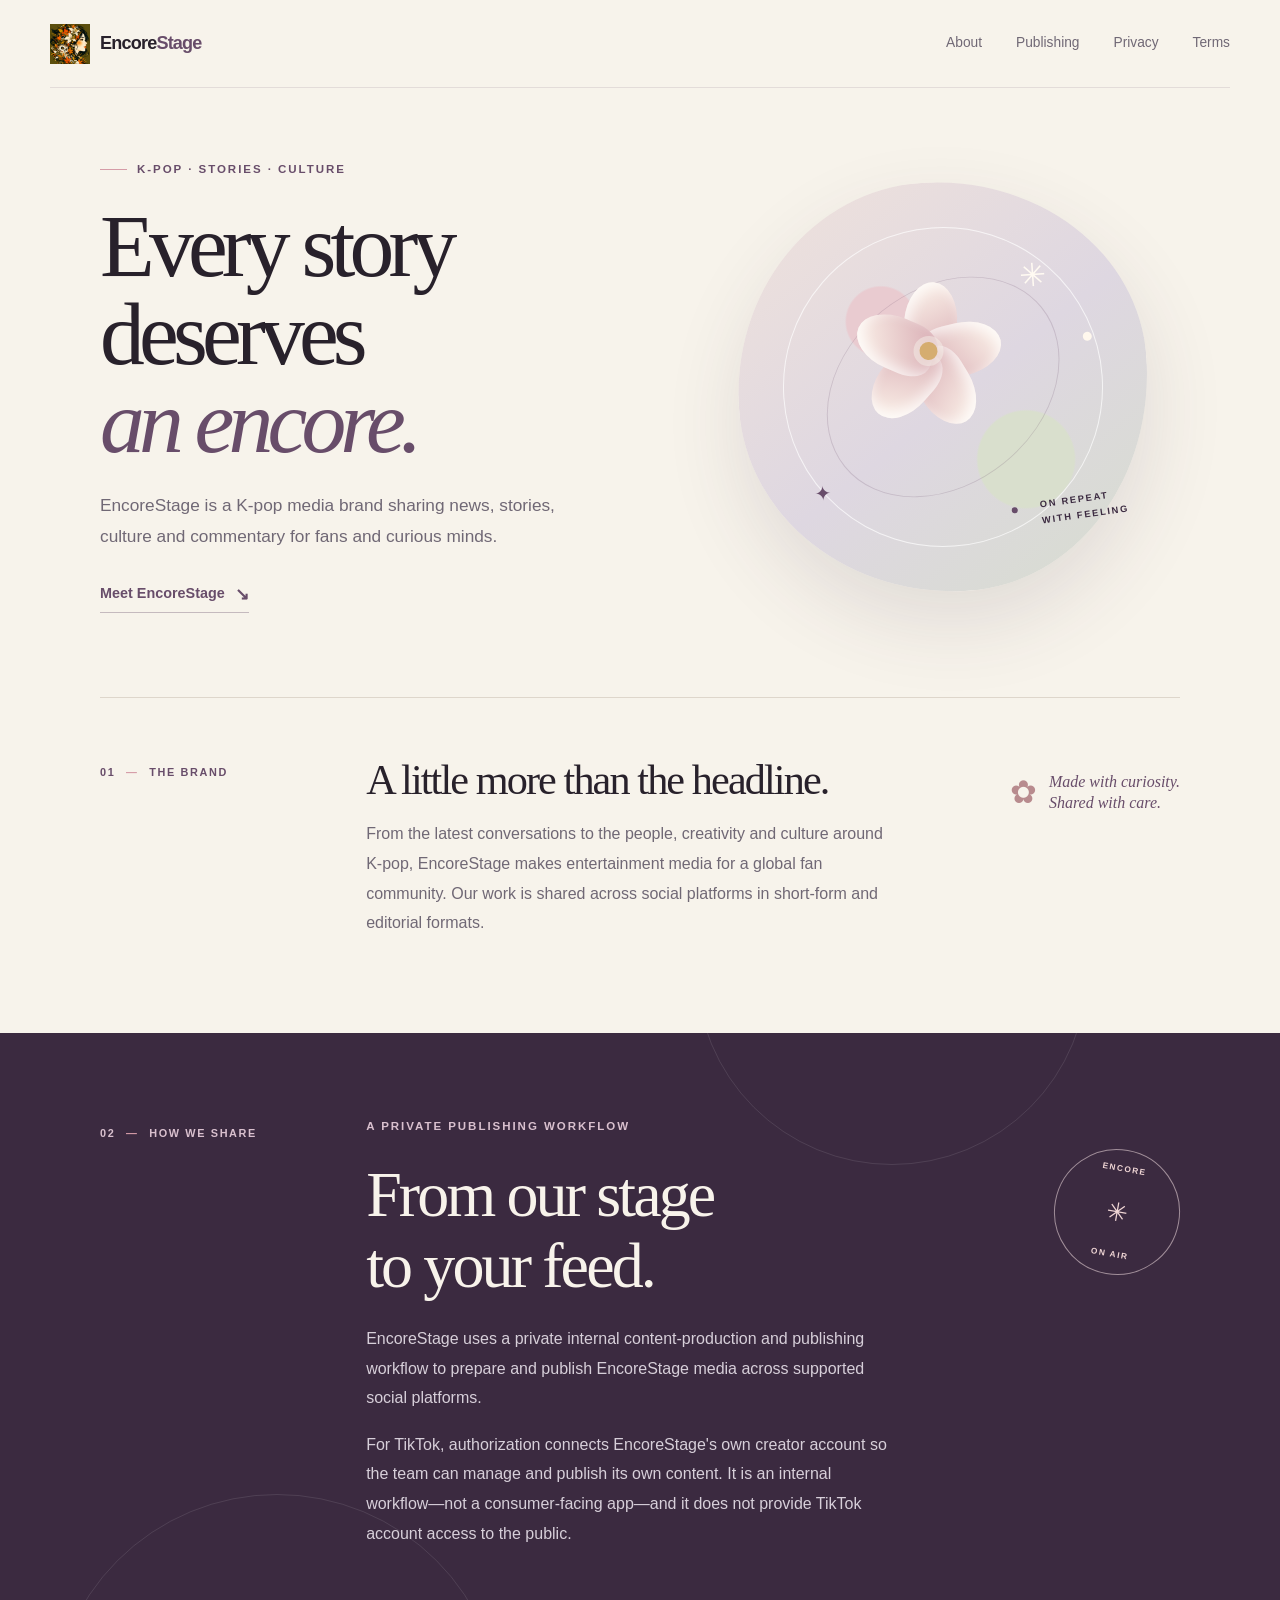
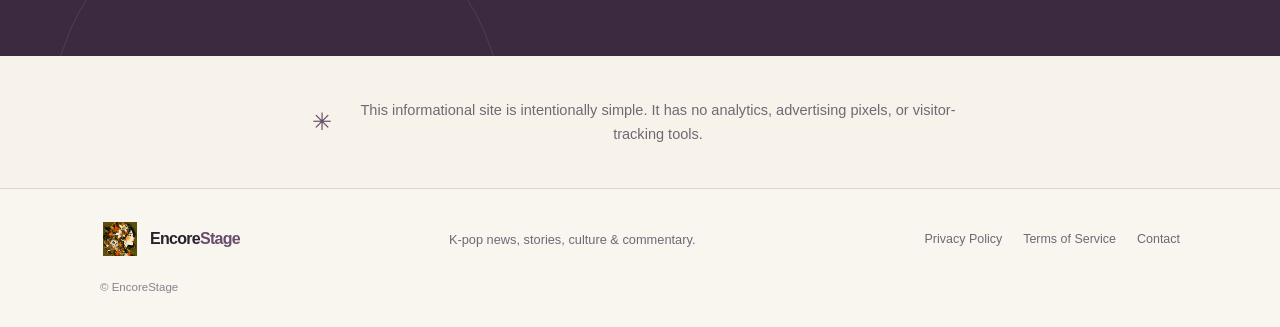
<file: index.html>
<!doctype html>
<html lang="en">
  <head>
    <meta charset="utf-8">
    <meta name="viewport" content="width=device-width, initial-scale=1">
    <meta name="description" content="EncoreStage is a K-pop media brand covering news, stories, culture and commentary.">
    <meta name="theme-color" content="#f7f3eb">
    <title>EncoreStage — K-pop, stories &amp; culture</title>
    <link rel="icon" href="favicon.ico" type="image/x-icon">
    <link rel="icon" href="favicon-32x32.png" type="image/png" sizes="32x32">
    <link rel="icon" href="favicon-16x16.png" type="image/png" sizes="16x16">
    <link rel="stylesheet" href="styles.css">
  </head>
  <body>
    <header class="site-header">
      <a class="wordmark" href="index.html" aria-label="EncoreStage home">
        <img class="wordmark-icon" src="assets/encorestage-icon.png" alt="">
        <span>Encore<span class="wordmark-accent">Stage</span></span>
      </a>
      <nav class="header-nav" aria-label="Main navigation">
        <a href="#about">About</a>
        <a href="#publishing">Publishing</a>
        <a href="privacy.html">Privacy</a>
        <a href="terms.html">Terms</a>
      </nav>
    </header>

    <main>
      <section class="hero page-width" aria-labelledby="hero-title">
        <div class="hero-copy">
          <p class="eyebrow"><span class="eyebrow-line" aria-hidden="true"></span>K-pop · stories · culture</p>
          <h1 id="hero-title">Every story deserves<br><em>an encore.</em></h1>
          <p class="hero-description">EncoreStage is a K-pop media brand sharing news, stories, culture and commentary for fans and curious minds.</p>
          <a class="text-link" href="#about">Meet EncoreStage <span aria-hidden="true">↘</span></a>
        </div>
        <div class="hero-art" aria-hidden="true">
          <div class="art-orbit orbit-one"></div>
          <div class="art-orbit orbit-two"></div>
          <div class="art-star star-one">✳</div>
          <div class="art-star star-two">✦</div>
          <div class="art-flower"><i></i><i></i><i></i><i></i><i></i><b></b></div>
          <div class="art-caption"><span>ON REPEAT</span><span>WITH FEELING</span></div>
          <span class="art-dot dot-one"></span><span class="art-dot dot-two"></span>
        </div>
      </section>

      <section class="about-section page-width" id="about" aria-labelledby="about-title">
        <div class="section-index">01 <span>—</span> THE BRAND</div>
        <div class="section-copy">
          <h2 id="about-title">A little more than the headline.</h2>
          <p>From the latest conversations to the people, creativity and culture around K-pop, EncoreStage makes entertainment media for a global fan community. Our work is shared across social platforms in short-form and editorial formats.</p>
        </div>
        <div class="about-note"><span class="note-flower" aria-hidden="true">✿</span><p>Made with curiosity.<br>Shared with care.</p></div>
      </section>

      <section class="publishing-section" id="publishing" aria-labelledby="publishing-title">
        <div class="publishing-inner page-width">
          <div class="section-index light-index">02 <span>—</span> HOW WE SHARE</div>
          <div class="publishing-copy">
            <p class="eyebrow light-eyebrow">A private publishing workflow</p>
            <h2 id="publishing-title">From our stage<br>to your feed.</h2>
            <p>EncoreStage uses a private internal content-production and publishing workflow to prepare and publish EncoreStage media across supported social platforms.</p>
            <p>For TikTok, authorization connects EncoreStage's own creator account so the team can manage and publish its own content. It is an internal workflow—not a consumer-facing app—and it does not provide TikTok account access to the public.</p>
          </div>
          <div class="publishing-stamp" aria-hidden="true"><span>ENCORE</span><b>✳</b><span>ON AIR</span></div>
        </div>
      </section>

      <section class="quiet-note page-width" aria-label="Privacy note">
        <span class="quiet-mark" aria-hidden="true">✳</span>
        <p>This informational site is intentionally simple. It has no analytics, advertising pixels, or visitor-tracking tools.</p>
      </section>
    </main>

    <footer class="site-footer">
      <div class="footer-inner page-width">
        <a class="wordmark footer-wordmark" href="index.html" aria-label="EncoreStage home">
          <img class="wordmark-icon" src="assets/encorestage-icon.png" alt="">
          <span>Encore<span class="wordmark-accent">Stage</span></span>
        </a>
        <p class="footer-tagline">K-pop news, stories, culture &amp; commentary.</p>
        <nav class="footer-links" aria-label="Legal and contact">
          <a href="privacy.html">Privacy Policy</a>
          <a href="terms.html">Terms of Service</a>
          <a href="mailto:encorestagekpop@gmail.com">Contact</a>
        </nav>
        <p class="copyright">© EncoreStage</p>
      </div>
    </footer>
  </body>
</html>
</file>
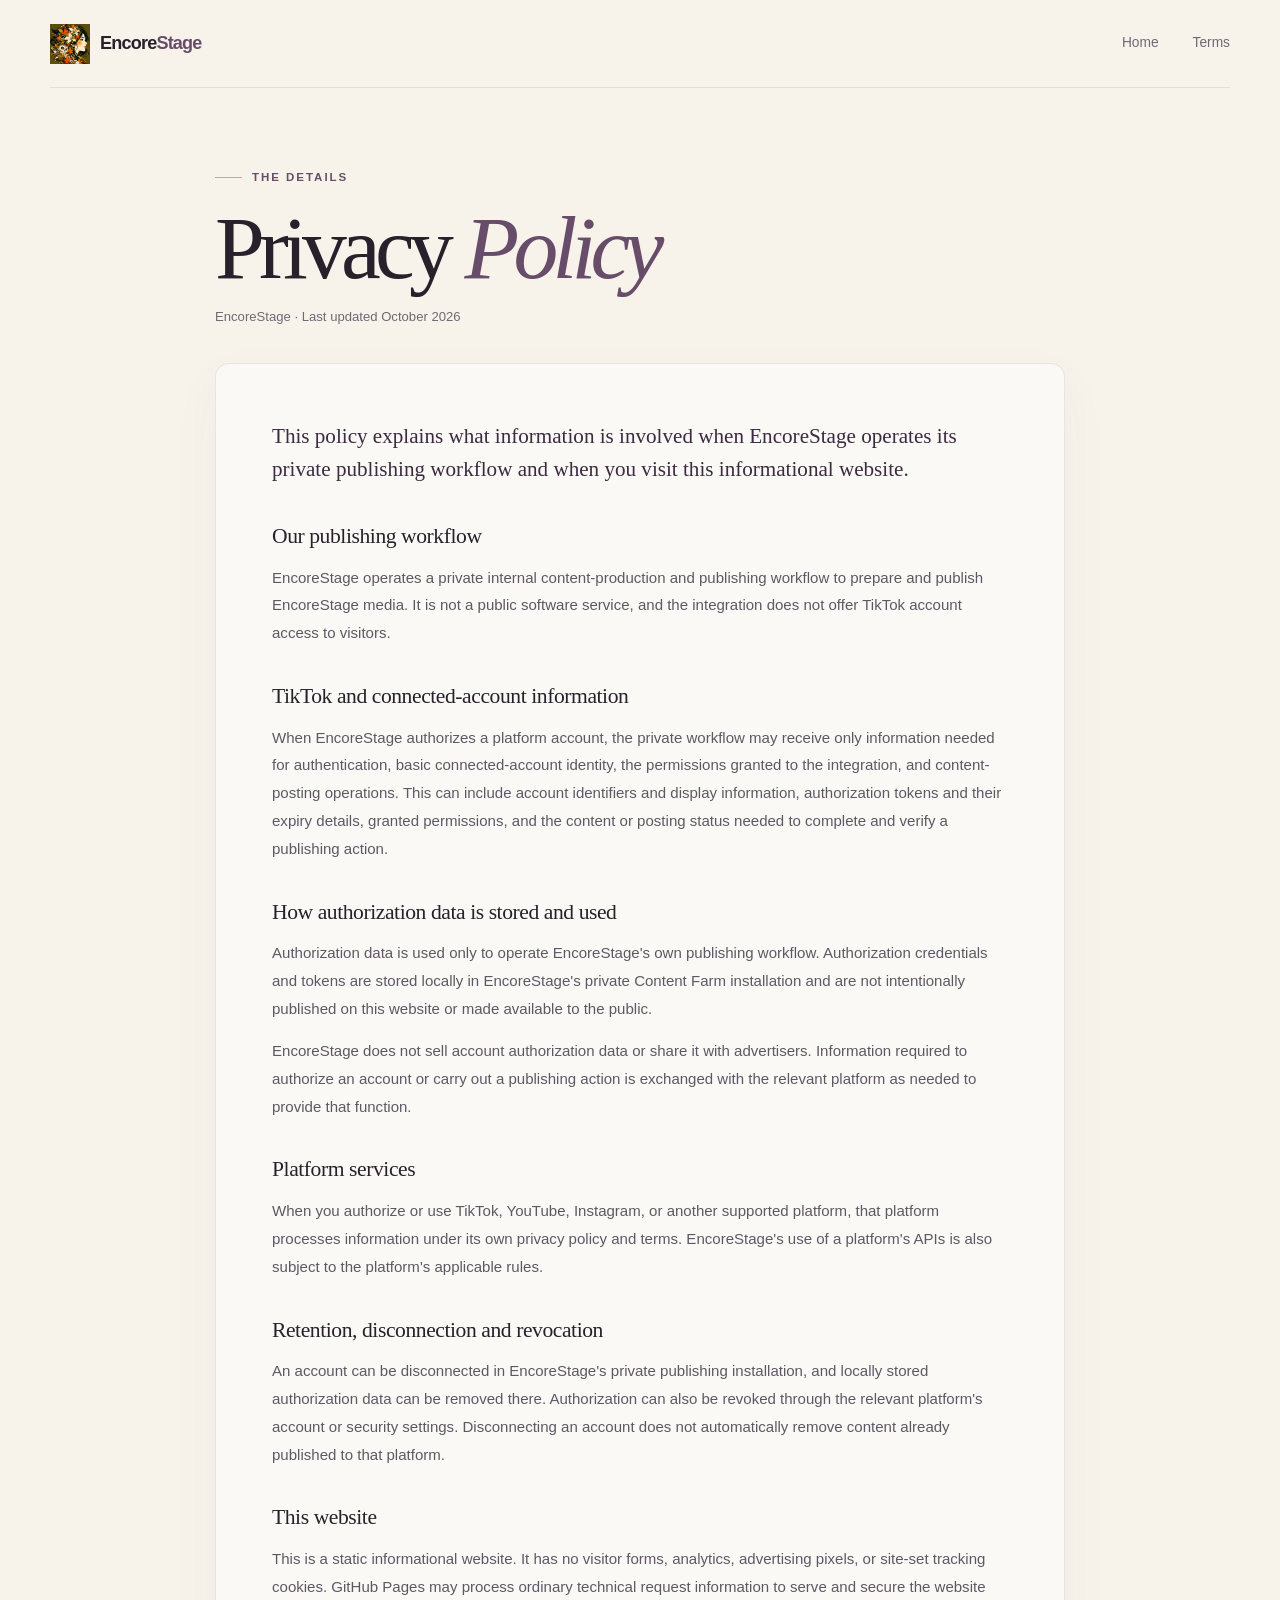
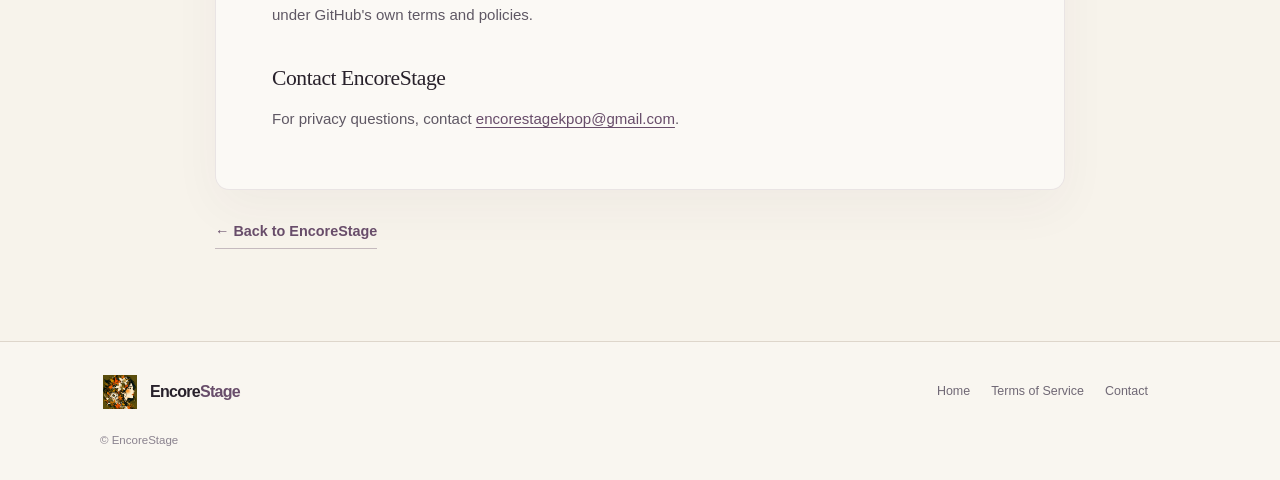
<file: privacy.html>
<!doctype html>
<html lang="en">
  <head>
    <meta charset="utf-8">
    <meta name="viewport" content="width=device-width, initial-scale=1">
    <meta name="description" content="Privacy information for the EncoreStage website and private publishing integration.">
    <meta name="theme-color" content="#f7f3eb">
    <title>Privacy Policy — EncoreStage</title>
    <link rel="icon" href="favicon.ico" type="image/x-icon">
    <link rel="icon" href="favicon-32x32.png" type="image/png" sizes="32x32">
    <link rel="icon" href="favicon-16x16.png" type="image/png" sizes="16x16">
    <link rel="stylesheet" href="styles.css">
  </head>
  <body>
    <header class="site-header">
      <a class="wordmark" href="index.html" aria-label="EncoreStage home">
        <img class="wordmark-icon" src="assets/encorestage-icon.png" alt="">
        <span>Encore<span class="wordmark-accent">Stage</span></span>
      </a>
      <nav class="header-nav" aria-label="Main navigation">
        <a href="index.html">Home</a>
        <a href="terms.html">Terms</a>
      </nav>
    </header>

    <main class="legal-main page-width">
      <p class="eyebrow"><span class="eyebrow-line" aria-hidden="true"></span>THE DETAILS</p>
      <h1>Privacy <em>Policy</em></h1>
      <p class="legal-updated">EncoreStage · Last updated October 2026</p>

      <article class="legal-card">
        <p class="legal-intro">This policy explains what information is involved when EncoreStage operates its private publishing workflow and when you visit this informational website.</p>

        <h2>Our publishing workflow</h2>
        <p>EncoreStage operates a private internal content-production and publishing workflow to prepare and publish EncoreStage media. It is not a public software service, and the integration does not offer TikTok account access to visitors.</p>

        <h2>TikTok and connected-account information</h2>
        <p>When EncoreStage authorizes a platform account, the private workflow may receive only information needed for authentication, basic connected-account identity, the permissions granted to the integration, and content-posting operations. This can include account identifiers and display information, authorization tokens and their expiry details, granted permissions, and the content or posting status needed to complete and verify a publishing action.</p>

        <h2>How authorization data is stored and used</h2>
        <p>Authorization data is used only to operate EncoreStage's own publishing workflow. Authorization credentials and tokens are stored locally in EncoreStage's private Content Farm installation and are not intentionally published on this website or made available to the public.</p>
        <p>EncoreStage does not sell account authorization data or share it with advertisers. Information required to authorize an account or carry out a publishing action is exchanged with the relevant platform as needed to provide that function.</p>

        <h2>Platform services</h2>
        <p>When you authorize or use TikTok, YouTube, Instagram, or another supported platform, that platform processes information under its own privacy policy and terms. EncoreStage's use of a platform's APIs is also subject to the platform's applicable rules.</p>

        <h2>Retention, disconnection and revocation</h2>
        <p>An account can be disconnected in EncoreStage's private publishing installation, and locally stored authorization data can be removed there. Authorization can also be revoked through the relevant platform's account or security settings. Disconnecting an account does not automatically remove content already published to that platform.</p>

        <h2>This website</h2>
        <p>This is a static informational website. It has no visitor forms, analytics, advertising pixels, or site-set tracking cookies. GitHub Pages may process ordinary technical request information to serve and secure the website under GitHub's own terms and policies.</p>

        <h2>Contact EncoreStage</h2>
        <p>For privacy questions, contact <a href="mailto:encorestagekpop@gmail.com">encorestagekpop@gmail.com</a>.</p>
      </article>
      <p class="back-link"><a class="text-link" href="index.html">← Back to EncoreStage</a></p>
    </main>

    <footer class="site-footer">
      <div class="footer-inner page-width">
        <a class="wordmark footer-wordmark" href="index.html" aria-label="EncoreStage home">
          <img class="wordmark-icon" src="assets/encorestage-icon.png" alt="">
          <span>Encore<span class="wordmark-accent">Stage</span></span>
        </a>
        <nav class="footer-links" aria-label="Legal and contact">
          <a href="index.html">Home</a>
          <a href="terms.html">Terms of Service</a>
          <a href="mailto:encorestagekpop@gmail.com">Contact</a>
        </nav>
        <p class="copyright">© EncoreStage</p>
      </div>
    </footer>
  </body>
</html>
</file>
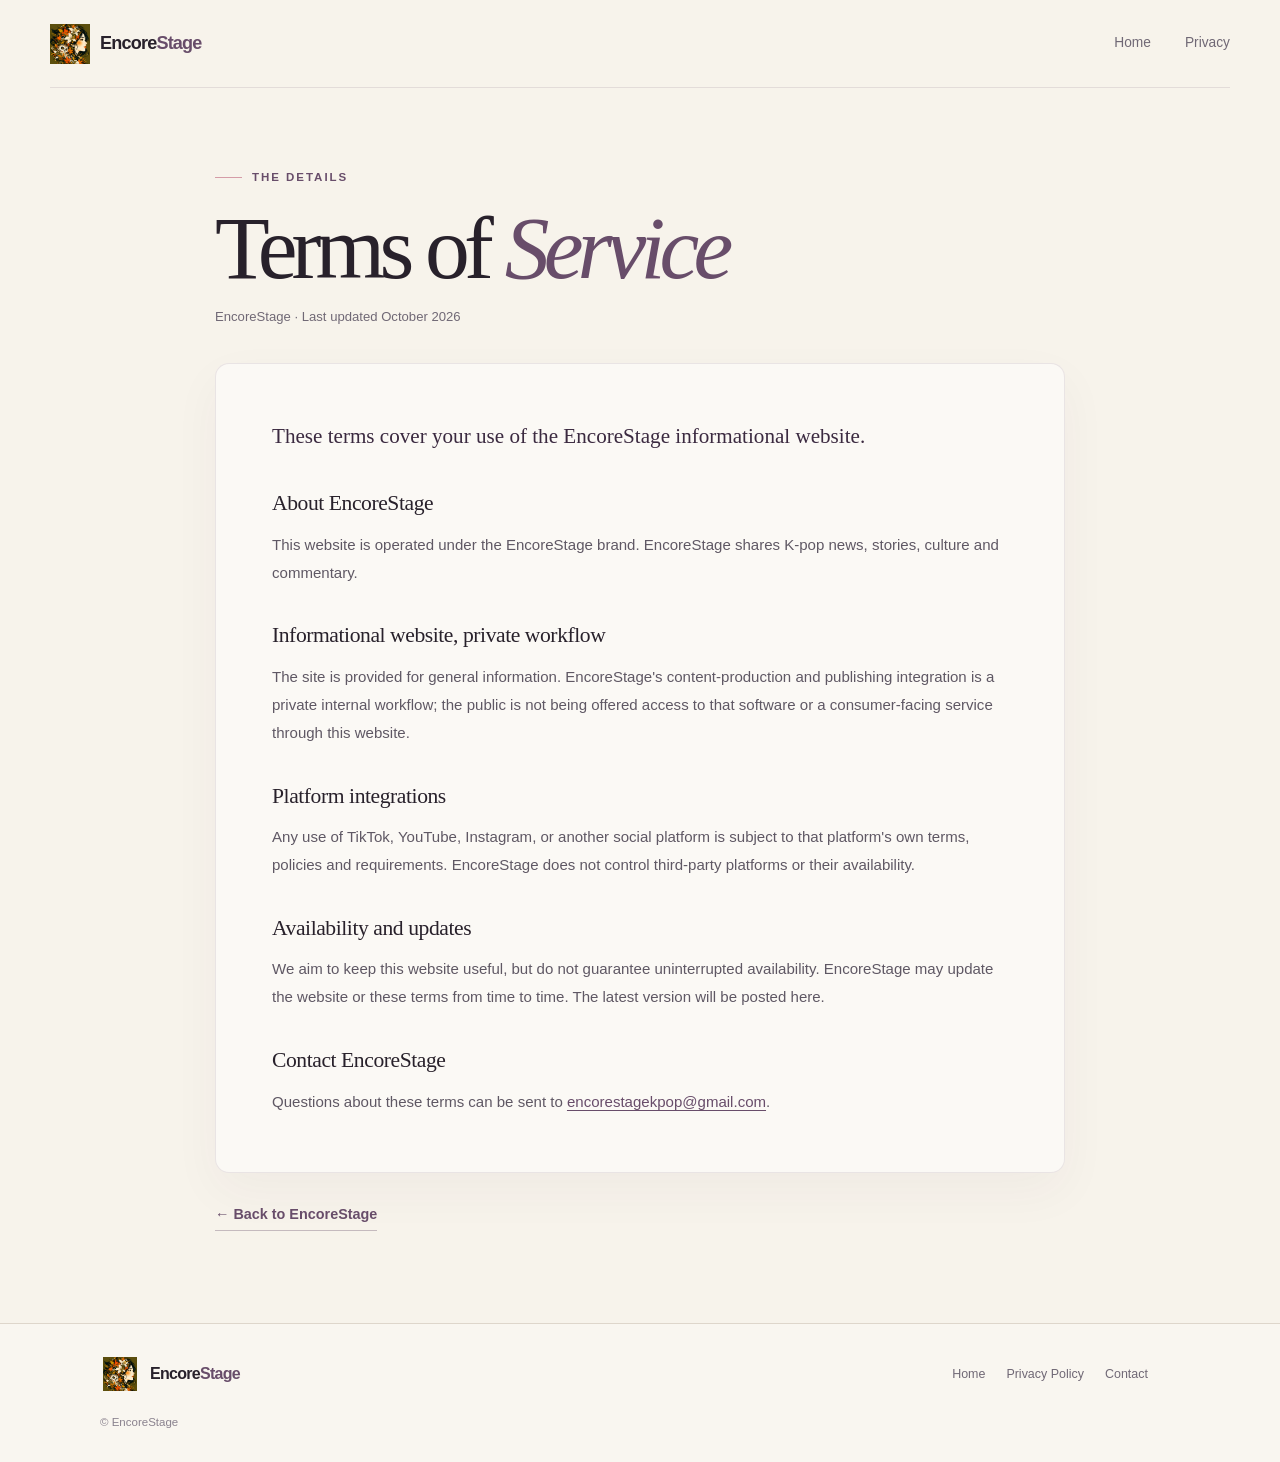
<file: terms.html>
<!doctype html>
<html lang="en">
  <head>
    <meta charset="utf-8">
    <meta name="viewport" content="width=device-width, initial-scale=1">
    <meta name="description" content="Terms for the EncoreStage informational website.">
    <meta name="theme-color" content="#f7f3eb">
    <title>Terms of Service — EncoreStage</title>
    <link rel="icon" href="favicon.ico" type="image/x-icon">
    <link rel="icon" href="favicon-32x32.png" type="image/png" sizes="32x32">
    <link rel="icon" href="favicon-16x16.png" type="image/png" sizes="16x16">
    <link rel="stylesheet" href="styles.css">
  </head>
  <body>
    <header class="site-header">
      <a class="wordmark" href="index.html" aria-label="EncoreStage home">
        <img class="wordmark-icon" src="assets/encorestage-icon.png" alt="">
        <span>Encore<span class="wordmark-accent">Stage</span></span>
      </a>
      <nav class="header-nav" aria-label="Main navigation">
        <a href="index.html">Home</a>
        <a href="privacy.html">Privacy</a>
      </nav>
    </header>

    <main class="legal-main page-width">
      <p class="eyebrow"><span class="eyebrow-line" aria-hidden="true"></span>THE DETAILS</p>
      <h1>Terms of <em>Service</em></h1>
      <p class="legal-updated">EncoreStage · Last updated October 2026</p>

      <article class="legal-card">
        <p class="legal-intro">These terms cover your use of the EncoreStage informational website.</p>

        <h2>About EncoreStage</h2>
        <p>This website is operated under the EncoreStage brand. EncoreStage shares K-pop news, stories, culture and commentary.</p>

        <h2>Informational website, private workflow</h2>
        <p>The site is provided for general information. EncoreStage's content-production and publishing integration is a private internal workflow; the public is not being offered access to that software or a consumer-facing service through this website.</p>

        <h2>Platform integrations</h2>
        <p>Any use of TikTok, YouTube, Instagram, or another social platform is subject to that platform's own terms, policies and requirements. EncoreStage does not control third-party platforms or their availability.</p>

        <h2>Availability and updates</h2>
        <p>We aim to keep this website useful, but do not guarantee uninterrupted availability. EncoreStage may update the website or these terms from time to time. The latest version will be posted here.</p>

        <h2>Contact EncoreStage</h2>
        <p>Questions about these terms can be sent to <a href="mailto:encorestagekpop@gmail.com">encorestagekpop@gmail.com</a>.</p>
      </article>
      <p class="back-link"><a class="text-link" href="index.html">← Back to EncoreStage</a></p>
    </main>

    <footer class="site-footer">
      <div class="footer-inner page-width">
        <a class="wordmark footer-wordmark" href="index.html" aria-label="EncoreStage home">
          <img class="wordmark-icon" src="assets/encorestage-icon.png" alt="">
          <span>Encore<span class="wordmark-accent">Stage</span></span>
        </a>
        <nav class="footer-links" aria-label="Legal and contact">
          <a href="index.html">Home</a>
          <a href="privacy.html">Privacy Policy</a>
          <a href="mailto:encorestagekpop@gmail.com">Contact</a>
        </nav>
        <p class="copyright">© EncoreStage</p>
      </div>
    </footer>
  </body>
</html>
</file>
<file: styles.css>
:root {
  color-scheme: light;
  --paper: #f7f3eb;
  --paper-deep: #eee7dc;
  --ink: #28212b;
  --muted: #706875;
  --plum: #684d6a;
  --plum-dark: #3b2a40;
  --rose: #d59ca7;
  --sage: #b9c3a8;
  --line: #ded6cb;
  --serif: Georgia, 'Times New Roman', serif;
  --sans: 'Avenir Next', Avenir, 'Segoe UI', sans-serif;
}

* { box-sizing: border-box; }

html { scroll-behavior: smooth; }

body {
  margin: 0;
  background: var(--paper);
  color: var(--ink);
  font-family: var(--sans);
  font-size: 16px;
  line-height: 1.65;
  -webkit-font-smoothing: antialiased;
}

a { color: inherit; }
a:focus-visible { outline: 3px solid var(--rose); outline-offset: 4px; }

.page-width { width: min(1080px, calc(100% - 48px)); margin-inline: auto; }

.site-header {
  width: min(1180px, calc(100% - 48px));
  min-height: 88px;
  margin-inline: auto;
  display: flex;
  align-items: center;
  justify-content: space-between;
  gap: 32px;
  border-bottom: 1px solid rgba(104, 77, 106, .14);
}

.wordmark {
  display: inline-flex;
  align-items: center;
  gap: 10px;
  color: var(--ink);
  font-size: 1.13rem;
  font-weight: 700;
  letter-spacing: -.045em;
  text-decoration: none;
  white-space: nowrap;
}

.wordmark-accent { color: var(--plum); }

.wordmark-icon { display: block; width: 40px; height: 40px; flex: 0 0 auto; object-fit: cover; }

.header-nav, .footer-links { display: flex; align-items: center; gap: clamp(16px, 3vw, 34px); }
.header-nav a, .footer-links a { color: var(--muted); font-size: .86rem; text-decoration: none; transition: color .18s ease; }
.header-nav a:hover, .footer-links a:hover { color: var(--plum); }

.hero {
  min-height: 585px;
  display: grid;
  grid-template-columns: 1.03fr .97fr;
  align-items: center;
  gap: clamp(40px, 8vw, 112px);
  padding-block: 72px 84px;
}

.hero-copy { position: relative; z-index: 1; }
.eyebrow { display: flex; align-items: center; gap: 10px; margin: 0 0 23px; color: var(--plum); font-size: .72rem; font-weight: 700; letter-spacing: .17em; text-transform: uppercase; }
.eyebrow-line { width: 27px; height: 1px; background: var(--rose); }

h1, h2, p { margin-top: 0; }

.hero h1, .legal-main h1 {
  margin-bottom: 25px;
  font-family: var(--serif);
  font-size: clamp(3.5rem, 7vw, 6.15rem);
  font-weight: 400;
  letter-spacing: -.065em;
  line-height: .98;
}

.hero h1 em, .legal-main h1 em { color: var(--plum); font-weight: 400; }
.hero-description { max-width: 470px; margin-bottom: 27px; color: var(--muted); font-size: 1.08rem; line-height: 1.8; }
.text-link { display: inline-flex; align-items: center; gap: 10px; color: var(--plum); font-size: .9rem; font-weight: 700; text-decoration: none; border-bottom: 1px solid rgba(104, 77, 106, .35); padding-bottom: 4px; }
.text-link span { font-size: 1.08rem; transition: transform .18s ease; }
.text-link:hover span { transform: translate(2px, 2px); }

.hero-art {
  position: relative;
  justify-self: center;
  width: min(100%, 410px);
  aspect-ratio: 1;
  border-radius: 48% 52% 47% 53% / 52% 46% 54% 48%;
  background: radial-gradient(circle at 36% 33%, #e9cbd0 0 9%, transparent 9.5%), radial-gradient(circle at 69% 69%, #d9dfcd 0 12%, transparent 12.5%), linear-gradient(145deg, #eee1dc 4%, #ded7e1 53%, #d7ddcf 100%);
  box-shadow: 0 32px 80px rgba(67, 46, 70, .12);
  transform: rotate(-4deg);
}

.art-orbit { position: absolute; inset: 11%; border: 1px solid rgba(255, 255, 255, .7); border-radius: 50%; }
.orbit-two { inset: 19%; transform: rotate(55deg) scaleX(.77); border-color: rgba(104, 77, 106, .2); }
.art-flower { position: absolute; width: 154px; height: 154px; top: 24%; left: 28%; transform: rotate(9deg); }
.art-flower i { position: absolute; display: block; left: 50px; top: 1px; width: 53px; height: 81px; border-radius: 85% 85% 56% 56%; background: linear-gradient(150deg, #fff9ef, #d6a8b0); transform-origin: 50% 75px; box-shadow: inset 5px 4px 13px rgba(255,255,255,.7); }
.art-flower i:nth-child(2) { transform: rotate(72deg); }
.art-flower i:nth-child(3) { transform: rotate(144deg); }
.art-flower i:nth-child(4) { transform: rotate(216deg); }
.art-flower i:nth-child(5) { transform: rotate(288deg); }
.art-flower b { position: absolute; z-index: 1; left: 68px; top: 61px; width: 18px; height: 18px; border-radius: 50%; background: #d5ad70; box-shadow: 0 0 0 6px rgba(247,243,235,.45); }
.art-star { position: absolute; color: #fffaf2; font-size: 2rem; }
.star-one { top: 18%; right: 23%; }
.star-two { bottom: 22%; left: 17%; color: var(--plum); font-size: 1.25rem; }
.art-dot { position: absolute; width: 9px; height: 9px; border-radius: 50%; background: #fff8ed; }
.dot-one { top: 39%; right: 13%; }
.dot-two { bottom: 18%; right: 34%; width: 6px; height: 6px; background: var(--plum); }
.art-caption { position: absolute; right: 7%; bottom: 15%; display: grid; gap: 3px; color: var(--plum-dark); font-size: .58rem; font-weight: 800; letter-spacing: .19em; line-height: 1.4; transform: rotate(-4deg); }

.about-section { display: grid; grid-template-columns: .56fr 1.25fr .62fr; gap: 32px; align-items: start; padding-block: 58px 95px; border-top: 1px solid var(--line); }
.section-index { padding-top: 8px; color: var(--plum); font-size: .68rem; font-weight: 800; letter-spacing: .15em; }
.section-index span { margin-inline: 6px; color: var(--rose); }
.section-copy h2, .publishing-copy h2 { margin-bottom: 16px; font-family: var(--serif); font-size: clamp(2rem, 3.3vw, 3rem); font-weight: 400; letter-spacing: -.045em; line-height: 1.12; }
.section-copy p, .publishing-copy p:not(.eyebrow) { max-width: 600px; margin-bottom: 0; color: var(--muted); line-height: 1.85; }
.about-note { display: flex; align-items: center; justify-content: end; gap: 12px; padding-top: 10px; color: var(--plum); }
.note-flower { color: #b88b8e; font-size: 2rem; }
.about-note p { margin: 0; font-family: var(--serif); font-size: 1rem; font-style: italic; line-height: 1.35; }

.publishing-section { position: relative; overflow: hidden; background: var(--plum-dark); color: #f8f3eb; }
.publishing-section::before, .publishing-section::after { position: absolute; content: ""; width: 390px; height: 390px; border: 1px solid rgba(255,255,255,.1); border-radius: 50%; }
.publishing-section::before { top: -260px; right: 15%; }
.publishing-section::after { bottom: -290px; left: 4%; width: 450px; height: 450px; }
.publishing-inner { position: relative; z-index: 1; display: grid; grid-template-columns: .56fr 1.25fr .62fr; gap: 32px; align-items: start; padding-block: 84px 91px; }
.light-index { color: #d9c0ce; }
.light-eyebrow { color: #d9c0ce; }
.publishing-copy h2 { max-width: 580px; margin-bottom: 22px; font-size: clamp(2.7rem, 5vw, 4.7rem); }
.publishing-copy p:not(.eyebrow) { margin-bottom: 17px; color: #d7cfd9; }
.publishing-stamp { justify-self: end; display: grid; place-items: center; width: 126px; height: 126px; margin-top: 32px; border: 1px solid rgba(245,224,226,.55); border-radius: 50%; color: #f1d7d6; transform: rotate(10deg); }
.publishing-stamp span { font-size: .52rem; font-weight: 800; letter-spacing: .18em; }
.publishing-stamp b { margin-block: -9px; font-size: 1.6rem; font-weight: 400; }

.quiet-note { display: flex; align-items: center; justify-content: center; gap: 16px; padding-block: 42px; color: var(--muted); text-align: center; }
.quiet-note p { max-width: 620px; margin: 0; font-size: .91rem; }
.quiet-mark { color: var(--plum); font-size: 1.5rem; }

.site-footer { border-top: 1px solid var(--line); background: rgba(255,255,255,.25); }
.footer-inner { display: grid; grid-template-columns: 1fr 1.4fr auto; gap: 16px 32px; align-items: center; padding-block: 30px; }
.footer-wordmark { font-size: 1rem; }
.footer-wordmark .wordmark-icon { transform: scale(.85); }
.footer-tagline { margin: 0; color: var(--muted); font-size: .8rem; }
.footer-links { justify-content: end; gap: 21px; }
.footer-links a { font-size: .78rem; }
.copyright { grid-column: 1 / -1; margin: 3px 0 0; color: #8a828e; font-size: .72rem; }

.legal-main { max-width: 850px; padding-block: 80px 92px; }
.legal-main > .eyebrow { margin-bottom: 17px; }
.legal-main h1 { margin-bottom: 14px; font-size: clamp(3.3rem, 7vw, 5.7rem); }
.legal-updated { margin-bottom: 36px; color: var(--muted); font-size: .82rem; }
.legal-card { padding: clamp(27px, 5vw, 56px); border: 1px solid rgba(104,77,106,.12); border-radius: 14px; background: rgba(255,255,255,.48); box-shadow: 0 18px 50px rgba(65,47,66,.045); }
.legal-card .legal-intro { margin-bottom: 33px; color: var(--plum-dark); font-family: var(--serif); font-size: 1.32rem; line-height: 1.55; }
.legal-card h2 { margin: 32px 0 9px; font-family: var(--serif); font-size: 1.35rem; font-weight: 400; letter-spacing: -.02em; }
.legal-card h2:first-of-type { margin-top: 0; }
.legal-card p:not(.legal-intro) { margin-bottom: 14px; color: #5f5864; font-size: .94rem; line-height: 1.85; }
.legal-card p:last-child { margin-bottom: 0; }
.legal-card a { color: var(--plum); text-decoration-thickness: 1px; text-underline-offset: 3px; }
.back-link { margin: 28px 0 0; }

@media (max-width: 760px) {
  .page-width, .site-header { width: min(100% - 36px, 600px); }
  .site-header { min-height: 74px; gap: 14px; }
  .header-nav { gap: 13px; }
  .header-nav a { font-size: .76rem; }
  .hero { min-height: 0; grid-template-columns: 1fr; gap: 36px; padding-block: 64px 62px; }
  .hero h1 { font-size: clamp(3.45rem, 15vw, 5.3rem); }
  .hero-description { font-size: 1rem; }
  .hero-art { width: min(82vw, 355px); }
  .about-section, .publishing-inner { grid-template-columns: 1fr; gap: 19px; }
  .about-section { padding-block: 42px 60px; }
  .about-note { justify-content: start; padding-top: 4px; }
  .publishing-inner { padding-block: 60px; }
  .publishing-stamp { position: absolute; right: 0; top: 32px; width: 88px; height: 88px; margin: 0; opacity: .8; }
  .publishing-stamp span { font-size: .42rem; }
  .publishing-stamp b { font-size: 1.2rem; }
  .publishing-copy { padding-top: 12px; }
  .publishing-copy .eyebrow { padding-right: 95px; }
  .footer-inner { grid-template-columns: 1fr auto; gap: 13px; }
  .footer-tagline { grid-column: 1 / -1; grid-row: 2; }
  .footer-links { grid-column: 1 / -1; grid-row: 3; justify-content: start; flex-wrap: wrap; }
  .copyright { grid-column: 1 / -1; grid-row: 4; }
  .legal-main { padding-block: 58px 66px; }
}

@media (max-width: 440px) {
  .header-nav { gap: 10px; }
  .header-nav a { font-size: .7rem; }
  .wordmark { gap: 7px; font-size: 1rem; }
  .hero-art { width: min(87vw, 320px); }
  .legal-card { padding: 25px 21px; }
}

@media (prefers-reduced-motion: reduce) {
  *, *::before, *::after { scroll-behavior: auto !important; transition-duration: .01ms !important; }
}
</file>
